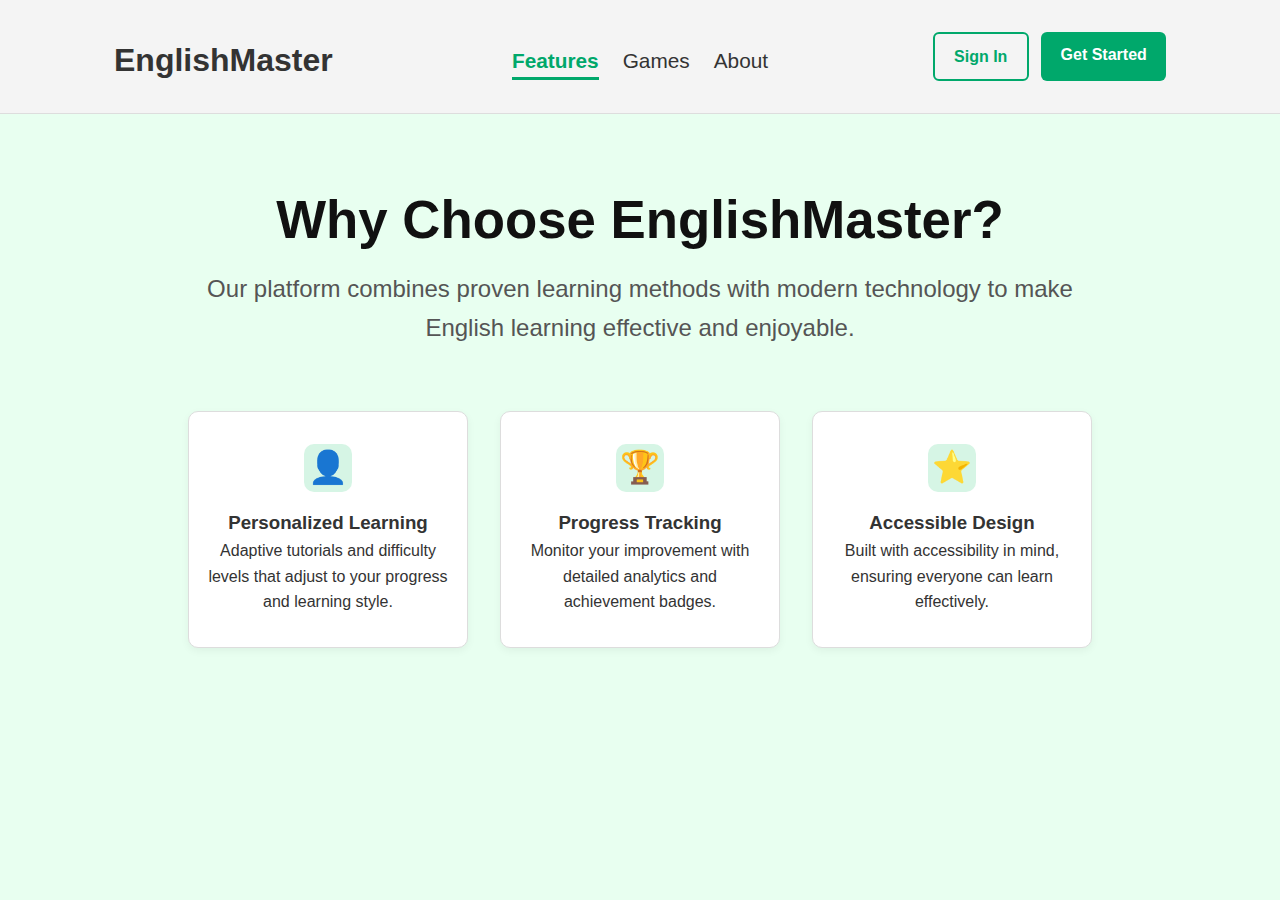
<file: pages/features.html>
<!DOCTYPE html>
<html lang="en">
<head>
  <meta charset="UTF-8" />
  <meta name="viewport" content="width=device-width, initial-scale=1.0" />
  <title>Features – EnglishMaster</title>
  <link rel="stylesheet" href="../assets/css/dashboard.css" />
  <link rel="stylesheet" href="../assets/css/features.css" />
</head>
<body>
  <header class="site-header">
    <div class="container">
      <div class="left">
        <h1 class="logo">EnglishMaster</h1>
      </div>

      <div class="center">
        <nav aria-label="Main Navigation">
          <ul class="nav-list">
            <li><a href="feature.html" class="active">Features</a></li>
            <li><a href="#">Games</a></li>
            <li><a href="#">About</a></li>
          </ul>
        </nav>
      </div>

      <div class="right auth-buttons" id="authArea">
        <a href="login.html" class="btn-outline">Sign In</a>
        <a href="register.html" class="btn-filled">Get Started</a>
      </div>
    </div>
  </header>

  <main class="features-main">
    <section class="features-hero">
      <h2>Why Choose EnglishMaster?</h2>
      <p class="features-subtitle">
        Our platform combines proven learning methods with modern technology to make English learning effective and enjoyable.
      </p>
    </section>

    <section class="features-grid container">
      <div class="feature-card">
        <div class="feature-icon">👤</div>
        <h3>Personalized Learning</h3>
        <p>Adaptive tutorials and difficulty levels that adjust to your progress and learning style.</p>
      </div>
      <div class="feature-card">
        <div class="feature-icon">🏆</div>
        <h3>Progress Tracking</h3>
        <p>Monitor your improvement with detailed analytics and achievement badges.</p>
      </div>
      <div class="feature-card">
        <div class="feature-icon">⭐</div>
        <h3>Accessible Design</h3>
        <p>Built with accessibility in mind, ensuring everyone can learn effectively.</p>
      </div>
    </section>
  </main>

  <script src="../utils/auth.js"></script>
</body>
</html>
</file>
<file: assets/css/dashboard.css>
* {
    box-sizing: border-box;
    margin: 0;
    padding: 0;
}

.site-header .container {
    display: grid;
    grid-template-columns: 1fr auto 1fr;
    align-items: center;
    padding: 1rem 1.5rem;
}

.left {
    justify-self: start;
}

.center {
    justify-self: center;
}

.right {
    justify-self: end;
    display: flex;
    gap: 0.8rem;
}

body {
    font-family: 'Segoe UI', sans-serif;
    background-color: #e8fff0;
    color: #333;
    line-height: 1.6;
}

.container {
    max-width: 1100px;
    margin: 0 auto;
    padding: 1.5rem;
}

/* Header */
.site-header {
    background-color: #f4f4f4;
    padding: 1rem 0;
    border-bottom: 1px solid #ddd;
}

.logo {
    display: inline-block;
    height: 25px; /* Ajusta la altura del logo */
}

.logo img {
    height: 145%;
    width: auto;
    display: block;
    transform: translateY(2.5px)
}

nav {
    display: flex;
    align-items: center;
    gap: 2rem;
    flex-wrap: wrap;
}

.nav-list {
    list-style: none;
    display: flex;
    gap: 1.5rem;
    margin-top: 0.5rem;
}

.nav-list a {
    text-decoration: none;
    color: #333;
    font-size: 1.3rem;
    font-weight: 500;
}

.auth-buttons {
    margin-left: auto;
    display: flex;
    gap: 0.8rem;
}

.btn-filled,
.btn-outline {
    padding: 0.6rem 1.2rem;
    border-radius: 6px;
    font-size: 1rem;
    font-weight: 600;
    text-decoration: none;
    text-align: center;
}

.btn-filled {
    background-color: #00a86b;
    color: white;
    border: none;
}

.btn-outline {
    border: 2px solid #00a86b;
    color: #00a86b;
    background-color: transparent;
}

/* Hero Section */
.hero-section {
    text-align: center;
    padding: 4rem 1rem;
    background-color: #e8fff0;
}

.hero-section h2 {
    font-size: 4.5rem;
    font-weight: bold;
    margin-bottom: 0.5rem;
}

.hero-section .highlight {
    color: #00a86b;
    font-size: 3.5rem;
    margin-bottom: 1rem;
}

.hero-section .description {
    color: #444;
    font-size: 1.6rem;
    max-width: 800px;
    margin: 0 auto 2rem;
}

.cta-buttons {
    display: flex;
    justify-content: center;
    gap: 1rem;
}

.cta-buttons a {
    padding: 1rem 2rem;
    font-size: 1.25rem;
    display: inline-block;     /* Asegura que el padding funcione */
    text-align: center;
    min-width: 150px;
}


/* Responsive */
@media (max-width: 768px) {
    .nav-list {
        flex-direction: column;
        gap: 0.8rem;
    }

    .auth-buttons {
        flex-direction: column;
        align-items: flex-start;
    }

    .cta-buttons {
        flex-direction: column;
    }
}

.user-info {
    display: flex;
    align-items: center;
    gap: 0.6rem;
}

.user-icon {
    font-size: 1.2rem;
}

.user-name {
    font-weight: 500;
    color: #333;
}
</file>
<file: assets/css/features.css>
/* assets/css/features.css */
.features-hero {
    text-align: center;
    padding: 4rem 1rem 2rem;
}

.features-hero h2 {
    font-size: 3.3rem;
    font-weight: bold;
    color: #111;
    margin-bottom: 0.5rem;
}

.features-subtitle {
    font-size: 1.5rem;
    color: #555;
    max-width: 877px;
    margin: 0 auto;
}

.features-grid {
    display: flex;
    justify-content: center;
    flex-wrap: wrap;
    gap: 2rem;
    padding: 2rem 0;
}

.feature-card {
    background: #fff;
    border: 1px solid #ddd;
    border-radius: 10px;
    width: 280px;
    text-align: center;
    padding: 2rem 1rem;
    box-shadow: 0 3px 8px rgba(0,0,0,0.05);
    transition: transform 0.2s;
}

.feature-card:hover {
    transform: translateY(-5px);
}

.feature-icon {
    font-size: 2rem;
    background-color: #d6f5e5;
    color: #00a86b;
    width: 48px;
    height: 48px;
    display: inline-flex;
    align-items: center;
    justify-content: center;
    border-radius: 10px;
    margin-bottom: 1rem;
}

/* NUEVA REGLA: para que las imágenes se ajusten al contenedor del icono */
.feature-icon img {
    width: 150%;
    height: 150%;
    object-fit: cover;
    border-radius: 10px;
}

/* Highlight active nav item */
.nav-list a.active {
    color: #00a86b;
    font-weight: bold;
    border-bottom: 3px solid #00a86b;
    padding-bottom: 0.3rem;
}
</file>
